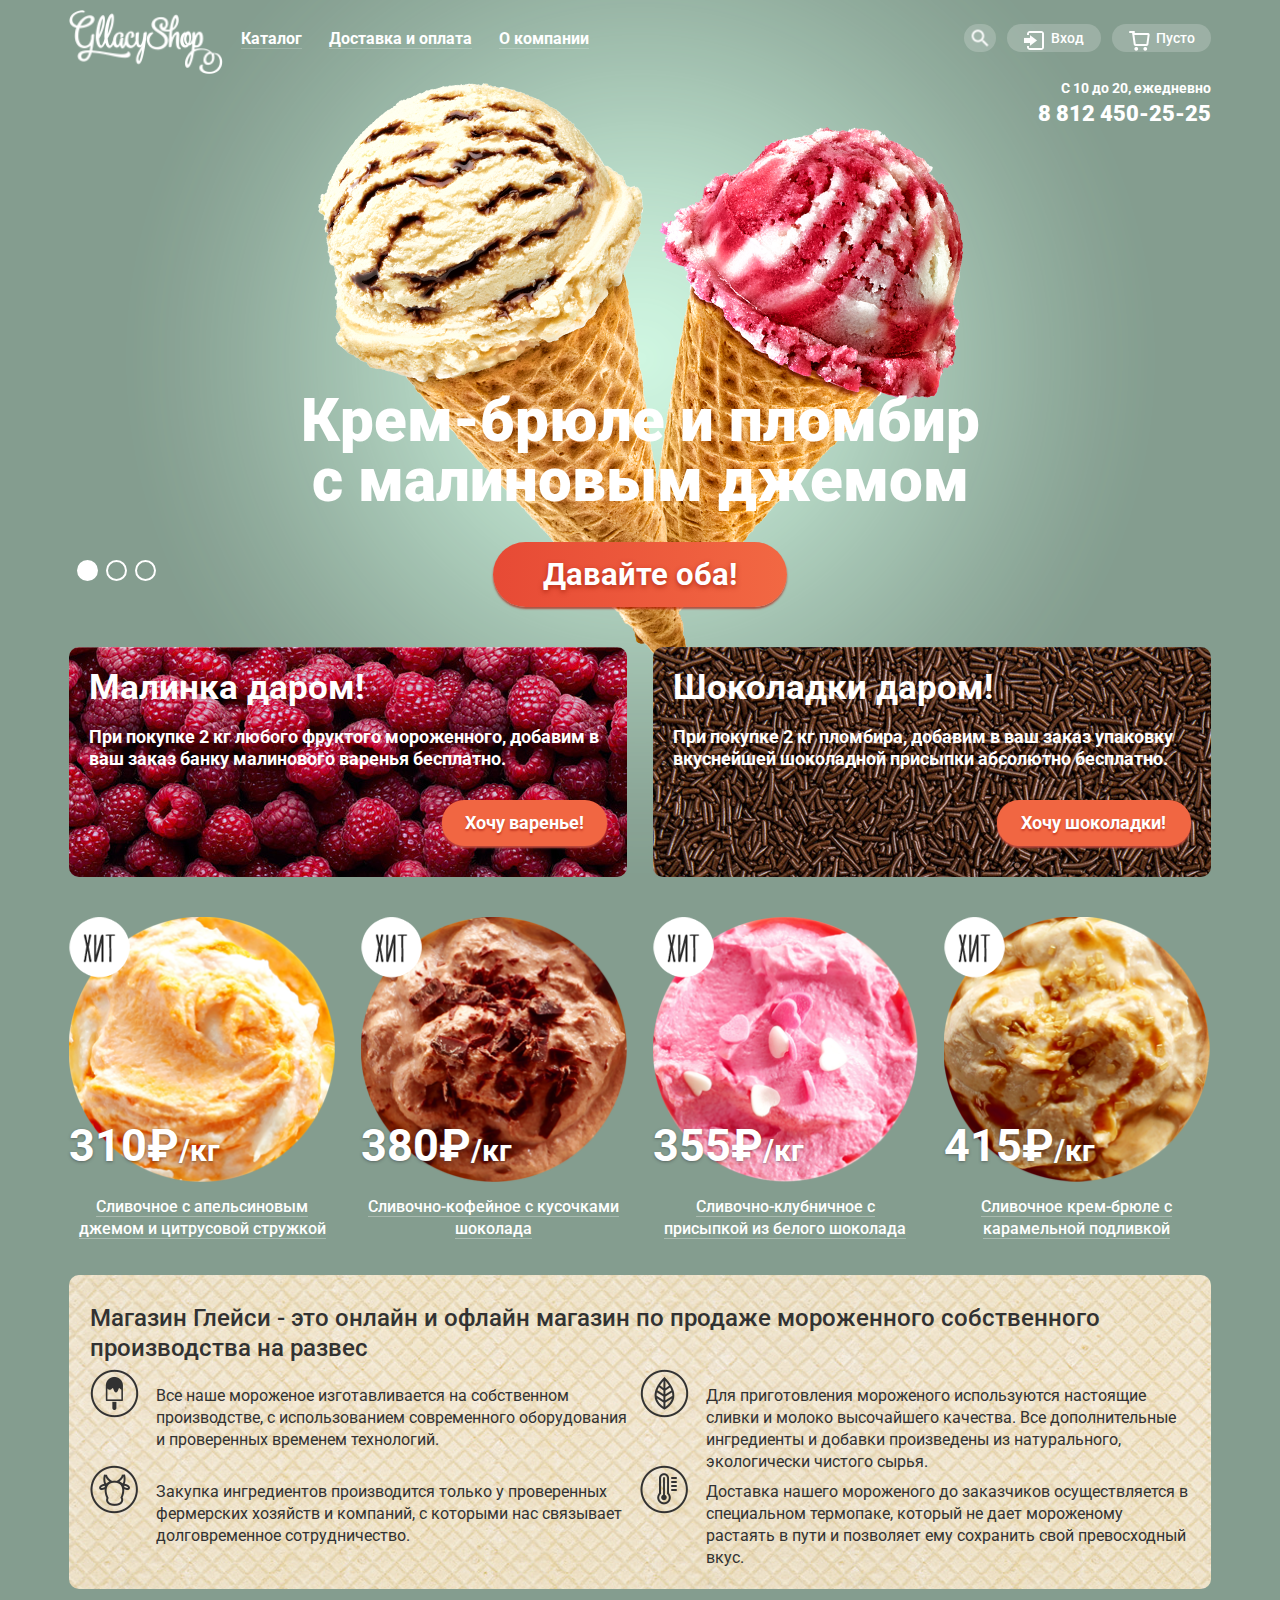
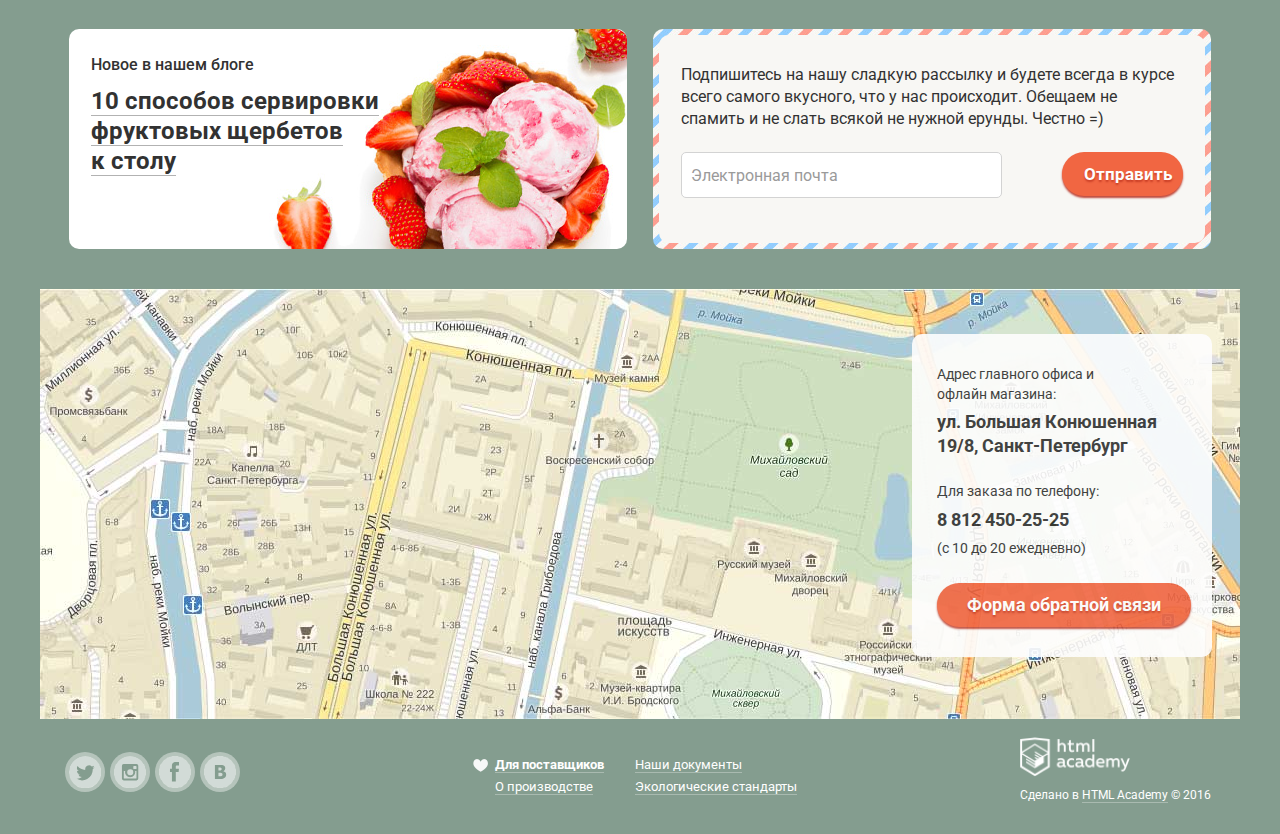
<file: index.html>
<!DOCTYPE html>
<html lang="ru">
  <head>
    <meta charset="utf-8">
    <title>Глейси - Магазин мороженого</title>
    <link href='https://fonts.googleapis.com/css?family=Roboto:400,500,700,900&subset=latin,cyrillic' rel='stylesheet' type='text/css'>
    <link href="css/normalize.css" rel="stylesheet">
    <link href="css/style.css" rel="stylesheet">
  </head>
  <body>
    <input type="radio" id="btn-1" name="toggle" checked>
    <input type="radio" id="btn-2" name="toggle">
    <input type="radio" id="btn-3" name="toggle">
    <div class="feedback-popup">
      <button class="feedback-close-btn"></button>
      <h2>Мы обязательно вам ответим!</h2>
      <form class="feedback-form" action="https://echo.htmlacademy.ru" method="post">
        <input id="fbk-name" type="text" name="user-name" required>
        <div class="wrapper-placeholder">
          <label class="placeholder-name" for="fbk-name">Как вас зовут?</label>
        </div>
          <input id="fbk-email" type="email" name="user-mail" required>
          <div class="wrapper-placeholder">
            <label class="placeholder-email" for="fbk-email">Ваша почта для ответа</label>
          </div>
          <textarea id="fbk-comment" name="user-spam" rows="8" cols="40" required></textarea>
          <div class="wrapper-placeholder">
            <label class="placeholder-spam" for="fbk-comment">Напишите что-нибудь...</label>
          </div>
          <button class="btn" type="submit">Отправить</button>
      </form>
    </div>
    <div class="site-shadow"></div>
    <div class="site-wrapper">
      <div class="content-wrapper">
        <header class="main-header clearfix">
            <div class="header-top-row clearfix">
              <nav class="main-navigation">
                <div class="main-header-logo">
                  <img src="img/logo.png" width="154" height="64" alt="Глейси">
                </div>
                <ul class="main-menu">
                  <li class="menu-item">
                    <a href="#">Каталог</a>
                    <ul class="catalog-submenu">
                      <li class="submenu-item"><a href="#">Новинки</a></li>
                      <li class="splitter"></li>
                      <li class="submenu-item"><a href="catalog.html">Сливочное</a></li>
                      <li class="submenu-item"><a href="#">Щербеты</a></li>
                      <li class="submenu-item"><a href="#">Фруктовый лед</a></li>
                      <li class="submenu-item"><a href="#">Мелорин</a></li>
                    </ul>
                  </li>
                  <li class="menu-item"><a href="#">Доставка и оплата</a></li>
                  <li class="menu-item"><a href="#">О компании</a></li>
                </ul>
              </nav>
              <div class="user-block">
                <div class="search-block">
                  <a class="user-block-item" href="#"></a>
                  <div class="search-popup">
                    <form class="search-form" action="https://echo.htmlacademy.ru" method="post">
                      <input id="search-text" type="text" name="search-text" required>
                      <div class="wrapper-placeholder">
                        <label class="placeholder-search-text" for="search-text">Что ищем?</label>
                      </div>
                    </form>
                  </div>
                </div>
                <div class="login-block">
                  <a class="user-block-item" href="#">Вход</a>
                  <div class="login-popup">
                    <form class="login-form" action="https://echo.htmlacademy.ru" method="post">
                      <input id="login-email" type="email" name="email" required>
                      <div class="wrapper-placeholder">
                        <label class="placeholder-email" for="login-email">Электронная почта</label>
                      </div>
                      <input id="password" type="password" name="password" required>
                      <div class="wrapper-placeholder">
                        <label class="placeholder-password" for="password">Пароль</label>
                      </div>
                      <button class="btn" type="submit">Войти</button>
                    </form>
                    <div class="login-options">
                      <a class="link-dark" href="#">Забыли пароль?</a>
                      <a class="link-dark" href="#">Новая регистрация</a>
                    </div>
                  </div>
                </div>
                <div class="basket-block">
                  <a class="user-block-item basket-empty" href="#">Пусто</a>
                  <!-- <div class="basket-popup">
                    <table>
                      <tbody>
                        <tr>
                          <td><a href="#"></a></td>
                          <td><img src="img/item-1.png" alt="" width="33" height="33"></td>
                          <td>Пломбир с апельсиновым джемом</td>
                          <td>1,5кг х <span>200р</span></td>
                          <td>300 руб.</td>
                        </tr>
                        <tr>
                          <td><a href="#"></a></td>
                          <td><img src="img/item-3.png" alt="" width="33" height="33"></td>
                          <td>Клубничный пломбир с присыпкой из белого шоколада</td>
                          <td>1,5кг х <span>300р</span></td>
                          <td>450 руб.</td>
                        </tr>
                        <tr>
                          <td colspan="5">Итого: 750 руб.</td>
                        </tr>
                      </tbody>
                    </table>
                    <a href="#" class="btn">Оформить заказ</a>
                  </div> -->
                </div>
              </div>
            </div>
            <div class="header-bottom-row clearfix">
              <div class="header-contacts">
                С 10 до 20, ежедневно<br>
                <b>8 812 450-25-25</b>
              </div>
            </div>
        </header>
        <main class="clearfix">
              <div class="slider">
                <div class="slide" id="slide1">
                  <div class="slider-title">Крем-брюле и пломбир с малиновым джемом</div>
                  <a class="slider-btn" href="#">Давайте оба!</a>
                </div>
                <div class="slide" id="slide2">
                  <div class="slider-title">Шоколадный пломбир и лимонный сорбет</div>
                  <a class="slider-btn" href="#">Давайте оба!</a>
                </div>
                <div class="slide" id="slide3">
                  <div class="slider-title">Пломбир с помадкой и клубничный щербет</div>
                  <a class="slider-btn" href="#">Давайте оба!</a>
                </div>
                <div class="slider-controls">
                  <label for="btn-1"></label>
                  <label for="btn-2"></label>
                  <label for="btn-3"></label>
                </div>
              </div>
              <div class="row promo clearfix">
                <div class="card promo-strawberry">
                  <b>Малинка даром!</b>
                  <p>При покупке 2 кг любого фруктого мороженного, добавим в ваш заказ банку малинового варенья бесплатно.</p>
                  <a class="btn" href="#">Хочу варенье!</a>
                </div>
                <div class="card promo-chocolate">
                  <b>Шоколадки даром!</b>
                  <p>При покупке 2 кг пломбира, добавим в ваш заказ упаковку вкуснейшей шоколадной присыпки абсолютно бесплатно.</p>
                  <a class="btn" href="#">Хочу шоколадки!</a>
                </div>
              </div>
              <div class="row popular-items">
                <article class="catalog-item popular-item">
                  <div class="item-image">
                    <img src="img/item-1.png" width="268" height="268" alt="">
                    <div class="item-price"><span class="price">310₽</span><span class="unit">/кг</span></div>
                  </div>
                  <h1><a class="link-light" href="#">Сливочное с апельсиновым джемом и цитрусовой стружкой</a></h1>
                </article>
                <article class="catalog-item popular-item">
                  <div class="item-image">
                    <img src="img/item-2.png" width="268" height="268" alt="">
                    <div class="item-price"><span class="price">380₽</span><span class="unit">/кг</span></div>
                  </div>
                  <h1><a class="link-light" href="#">Сливочно-кофейное с кусочками шоколада</a></h1>
                </article>
                <article class="catalog-item popular-item">
                  <div class="item-image">
                    <img src="img/item-3.png" width="268" height="268" alt="">
                    <div class="item-price"><span class="price">355₽</span><span class="unit">/кг</span></div>
                  </div>
                  <h1><a class="link-light" href="#">Сливочно-клубничное с присыпкой из белого шоколада</a></h1>
                </article>
                <article class="catalog-item popular-item">
                  <div class="item-image">
                    <img src="img/item-4.png" width="268" height="268" alt="">
                    <div class="item-price"><span class="price">415₽</span><span class="unit">/кг</span></div>
                  </div>
                  <h1><a class="link-light" href="#">Сливочное крем-брюле с карамельной подливкой</a></h1>
                </article>
              </div>
              <div class="row about-shop">
                <h1>
                  Магазин Глейси - это онлайн и офлайн магазин по продаже
                  мороженного собственного производства на развес
                </h1>
                <ul>
                  <li class="feature feature-production">
                    Все наше мороженое изготавливается на собственном производстве, с использованием современного оборудования и проверенных временем технологий.
                  </li>
                  <li class="feature feature-components">
                    Для приготовления мороженого используются настоящие сливки и молоко высочайшего качества. Все дополнительные ингредиенты и добавки произведены из натурального, экологически чистого сырья.
                  </li>
                  <li class="feature feature-suppliers">
                    Закупка ингредиентов  производится только у проверенных фермерских хозяйств и компаний, с которыми нас связывает долговременное сотрудничество.
                  </li>
                  <li class="feature feature-delivery">
                    Доставка нашего мороженого до заказчиков осуществляется в специальном термопаке, который не дает мороженому растаять в пути и позволяет ему сохранить свой превосходный вкус.
                  </li>
                </ul>
              </div>
              <div class="row news clearfix">
                <div class="card news-item">
                  <h2>Новое в нашем блоге</h2>
                  <a class="link-dark" href="#">10 способов сервировки<br> фруктовых щербетов<br> к столу</a>
                </div>
                  <div class="card news-item">
                    <div class="inner-wrapper">
                      <p>
                        Подпишитесь на нашу сладкую рассылку и будете всегда в курсе всего самого вкусного, что у нас происходит. Обещаем не спамить и не слать всякой не нужной ерунды. Честно =)
                      </p>
                      <form class="mailing-form" action="https://echo.htmlacademy.ru" method="post">
                        <div class="input-wrapper">
                          <input id="subscribe-email" type="email" name="email-newsletter" required>
                          <div class="wrapper-placeholder">
                            <label for="subscribe-email" class="placeholder-email">Электронная почта</label>
                          </div>
                        </div>
                        <button class="btn" type="submit">Отправить</button>
                      </form>
                    </div>
                  </div>
              </div>
        </main>
      </div>
        <div class="row map">
          <figure class="map-image">
            <!-- <img src="img/map.jpg" alt="map-adress"> -->
            <!-- <iframe src="https://www.google.com/maps/embed?pb=!1m18!1m12!1m3!1d1998.5989424123793!2d30.320894615796373!3d59.93879686904823!2m3!1f0!2f0!3f0!3m2!1i1024!2i768!4f13.1!3m3!1m2!1s0x4696310fca5ba729%3A0xea9c53d4493c879f!2z0JHQvtC70YzRiNCw0Y8g0JrQvtC90Y7RiNC10L3QvdCw0Y8g0YPQuy4sIDE5LCDQodCw0L3QutGCLdCf0LXRgtC10YDQsdGD0YDQsywgMTkxMTg2!5e0!3m2!1sru!2sru!4v1462885195786" width="600" height="450" frameborder="0" style="border:0" allowfullscreen></iframe> -->
            <div class="yandex-map" id="yandex-map"></div>
          </figure>
          <div class="content-wrapper">
            <section class="map-contacts">
              <p>
                Адрес главного офиса и<br>
                офлайн магазина:<br>
                <b class="contact-address">ул. Большая Конюшенная<br>
                  19/8, Санкт-Петербург</b>
              </p>
              <p>
                Для заказа по телефону:<br>
                <b class="contact-phone">8 812 450-25-25</b><br>
                (с 10 до 20 ежедневно)
              </p>
              <div class="feedback-block">
                <a href="form.html" class="btn feedback">Форма обратной связи</a>
              </div>
            </section>
          </div>
        </div>
      <footer class="main-footer content-wrapper clearfix">
        <section class="footer-social">
          <a class="social-btn social-btn-tw" href="#">Твитер</a>
          <a class="social-btn social-btn-inst" href="#">Инстаграм</a>
          <a class="social-btn social-btn-fb" href="#">Фейсбук</a>
          <a class="social-btn social-btn-vk" href="#">Вконтакте</a>
        </section>
        <section class="footer-about">
          <div class="left-col">
            <a class="link-light link-favorite" href="#">Для поставщиков</a><br>
            <a class="link-light" href="#">О производстве</a>
          </div>
          <div class="right-col">
            <a class="link-light" href="#">Наши документы</a><br>
            <a class="link-light" href="#">Экологические стандарты</a>
          </div>
        </section>
        <section class="footer-copyright">
          <a class="copyright-logo" href="https://htmlacademy.ru">
            <img src="img/logo-ha.png" alt="HTML Academy" width="110" height="40">
          </a>
          Сделано в <a class="link-light" href="#">HTML Academy</a> © 2016
        </section>
      </footer>
    </div>
    <script src="js/index.js"></script>
    <script type="text/javascript" charset="utf-8" async src="https://api-maps.yandex.ru/services/constructor/1.0/js/?sid=PunZeTJI-Szh1GARWJJyrVcQ0rGdBWx5&width=100%&height=430&lang=ru_RU&sourceType=constructor&scroll=true&id=yandex-map"></script>
  </body>
</html>
</file>
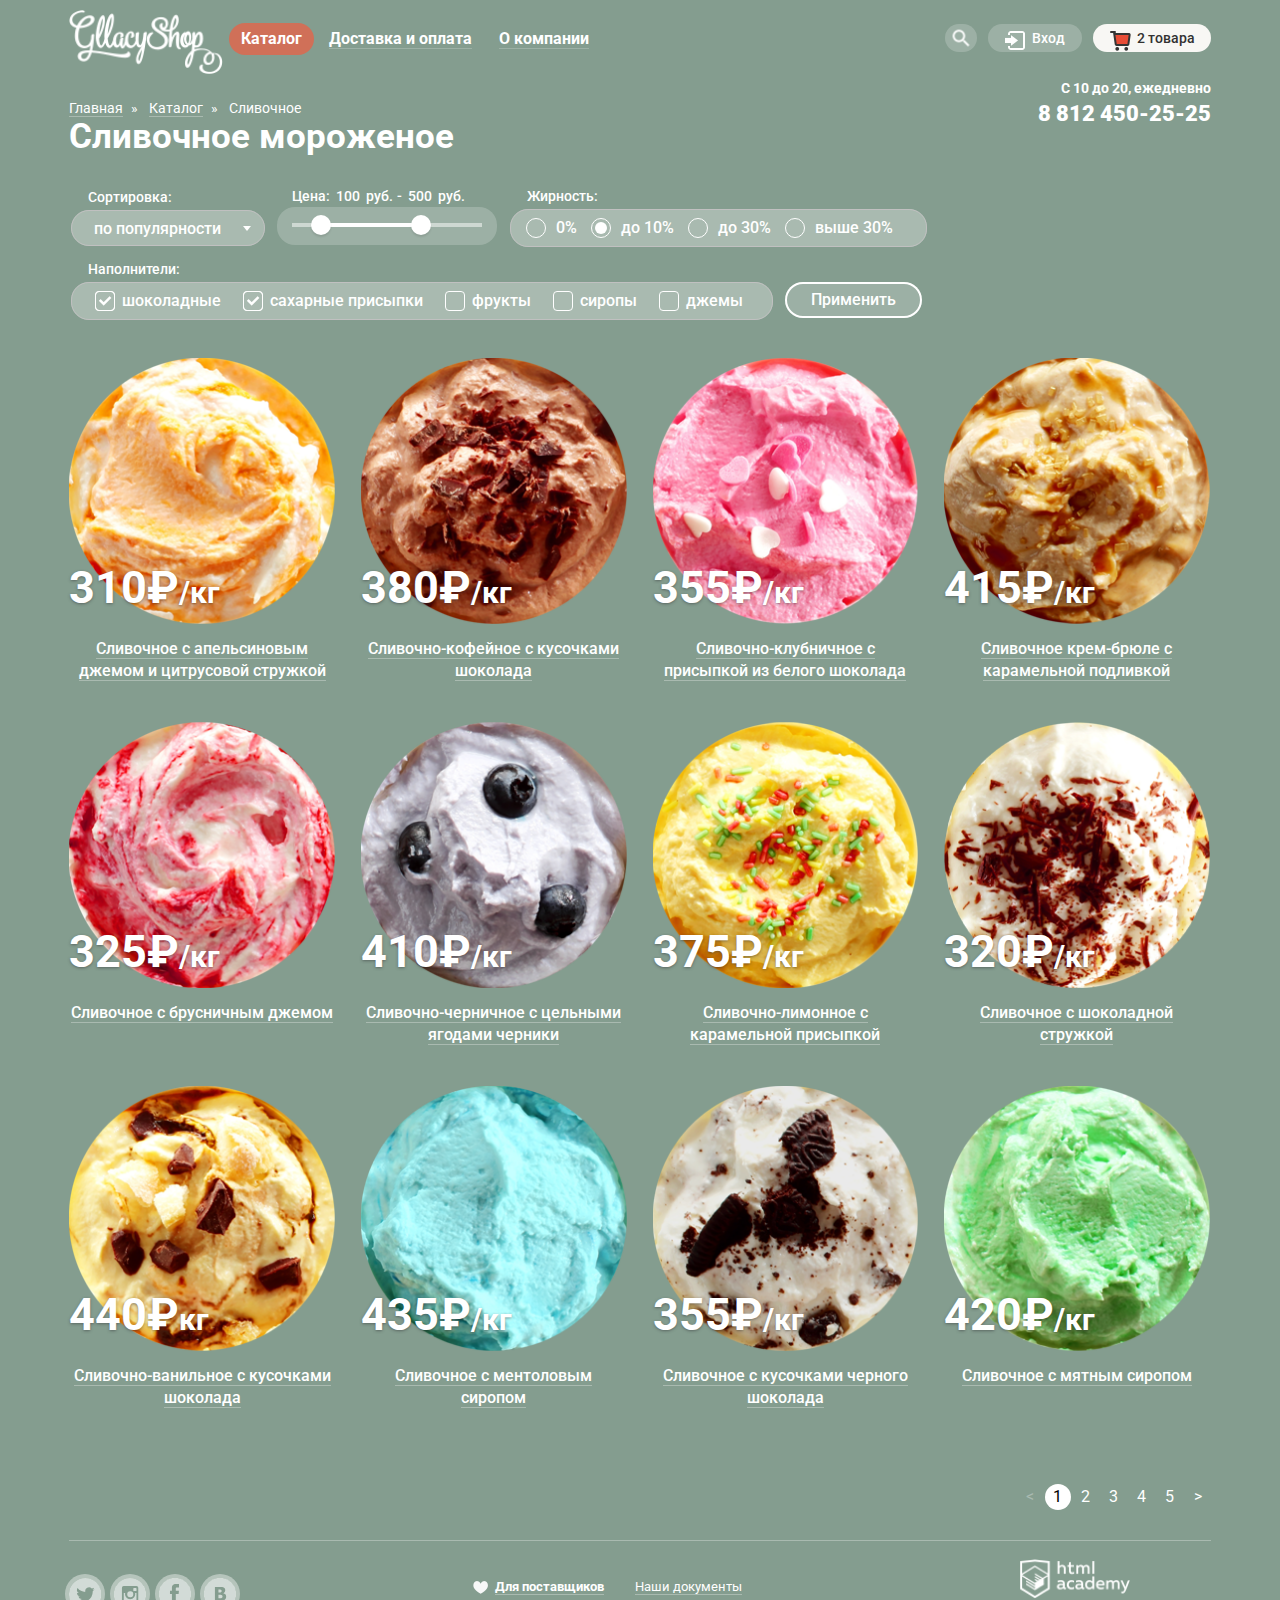
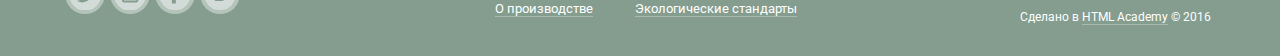
<file: catalog.html>
<!DOCTYPE html>
<html lang="ru">
  <head>
    <meta charset="utf-8">
    <title>Глейси - Магазин мороженого</title>
    <link href='https://fonts.googleapis.com/css?family=Roboto:400,500,700,900&subset=latin,cyrillic' rel='stylesheet' type='text/css'>
    <link href="css/normalize.css" rel="stylesheet">
    <link href="css/style.css" rel="stylesheet">
  </head>
  <body class="catalog-body">
    <div class="site-wrapper">
      <div class="content-wrapper clearfix">
        <header class="main-header clearfix">
            <div class="header-top-row clearfix">
              <nav class="main-navigation">
                <div class="main-header-logo">
                  <a href="index.html">
                    <img src="img/logo.png" width="154" height="64" alt="Глейси">
                  </a>
                </div>
                <ul class="main-menu">
                  <li class="menu-item menu-item-active">
                    <a href="#">Каталог</a>
                    <ul class="catalog-submenu">
                      <li class="submenu-item"><a href="#">Новинки</a></li>
                      <li class="splitter"></li>
                      <li class="submenu-item submenu-item-active"><a href="catalog.html">Сливочное</a></li>
                      <li class="submenu-item"><a href="#">Щербеты</a></li>
                      <li class="submenu-item"><a href="#">Фруктовый лед</a></li>
                      <li class="submenu-item"><a href="#">Мелорин</a></li>
                    </ul>
                  </li>
                  <li class="menu-item"><a href="#">Доставка и оплата</a></li>
                  <li class="menu-item"><a href="#">О компании</a></li>
                </ul>
              </nav>
              <div class="user-block">
                <div class="search-block">
                  <a class="user-block-item" href="#"></a>
                  <div class="search-popup">
                    <form class="search-form" action="https://echo.htmlacademy.ru" method="post">
                      <input id="search-text" type="text" name="search-text" required>
                      <div class="wrapper-placeholder">
                        <label class="placeholder-search-text" for="search-text">Что ищем?</label>
                      </div>
                    </form>
                  </div>
                </div>
                <div class="login-block">
                  <a class="user-block-item" href="#">Вход</a>
                  <div class="login-popup">
                    <form class="login-form" action="https://echo.htmlacademy.ru" method="post">
                      <input id="login-email" type="email" name="email" required>
                      <div class="wrapper-placeholder">
                        <label class="placeholder-email" for="login-email">Электронная почта</label>
                      </div>
                      <input id="password" type="password" name="password" required>
                      <div class="wrapper-placeholder">
                        <label class="placeholder-password" for="password">Пароль</label>
                      </div>
                      <button class="btn" type="submit">Войти</button>
                    </form>
                    <div class="login-options">
                      <a class="link-dark" href="#">Забыли пароль?</a>
                      <a class="link-dark" href="#">Новая регистрация</a>
                    </div>
                  </div>
                </div>
                <div class="basket-block">
                  <a class="user-block-item basket-full" href="#">2 товара</a>
                  <div class="basket-popup">
                    <table>
                      <tbody>
                        <tr>
                          <td><a href="#"></a></td>
                          <td><img src="img/item-1.png" alt="" width="33" height="33"></td>
                          <td>Пломбир с апельсиновым джемом</td>
                          <td>1,5кг х <span>200р</span></td>
                          <td>300 руб.</td>
                        </tr>
                        <tr>
                          <td><a href="#"></a></td>
                          <td><img src="img/item-3.png" alt="" width="33" height="33"></td>
                          <td>Клубничный пломбир с присыпкой из белого шоколада</td>
                          <td>1,5кг х <span>300р</span></td>
                          <td>450 руб.</td>
                        </tr>
                        <tr>
                          <td colspan="5">Итого: 750 руб.</td>
                        </tr>
                      </tbody>
                    </table>
                    <a href="#" class="btn">Оформить заказ</a>
                  </div>
                </div>
              </div>
            </div>
            <div class="header-bottom-row clearfix">
              <ul class="breadcrumbs">
                <li><a class="link-light" href="index.html">Главная</a></li>
                <li><a class="link-light" href="#">Каталог</a></li>
                <li class="active">Сливочное</li>
              </ul>
              <div class="header-contacts">
                С 10 до 20, ежедневно<br>
                <b>8 812 450-25-25</b>
              </div>
            </div>
        </header>
        <main class="clearfix">
            <h1 class="catalog-title">Сливочное мороженое</h1>
            <div class="catalog-search-block">
              <form class="catalog-search-form" action="https://echo.htmlacademy.ru" method="post">
                <fieldset class="search-sorting">
                  <legend>Сортировка:</legend>
                  <select name="sorting" id="sorting">
                    <option value="popular">по популярности</option>
                    <option value="chip">сначала недорогие</option>
                    <option value="expensive">сначала дорогие</option>
                    <option value="fatness">по жирности</option>
                  </select>
                </fieldset>
                <div class="range-filter">
                  <div class="price-controls">
                    <label class="min-price">
                      Цена:
                      <input name="min-price" type="text" value="100">
                      руб.
                    </label>
                    <label class="max-price">
                      -
                      <input name="max-price" type="text" value="500">
                      руб.
                    </label>
                  </div>
                  <div class="range-controls">
                      <div class="scale">
                        <div class="bar" style="margin-left: 20%; width: 50%"></div>
                      </div>
                      <div class="toggle min-toggle"></div>
                      <div class="toggle max-toggle"></div>
                  </div>
                </div>
                <fieldset class="search-fatness">
                  <legend>Жирность:</legend>
                  <div class="search-fatness-options">
                    <label class="fatness-radio" for="fatness-0">
                      <input id="fatness-0" type="radio" name="fatness" value="0%">
                      <span class="radio-indicator"></span>
                      0%
                    </label>
                    <label class="fatness-radio" for="fatness-10">
                      <input id="fatness-10" type="radio" name="fatness" value="до 10%" checked>
                      <span class="radio-indicator"></span>
                      до 10%
                    </label>
                    <label class="fatness-radio" for="fatness-30">
                      <input id="fatness-30" type="radio" name="fatness" value="до 30%">
                      <span class="radio-indicator"></span>
                      до 30%
                    </label>
                    <label class="fatness-radio" for="fatness--30">
                      <input id="fatness--30" type="radio" name="fatness" value="выше 30%">
                      <span class="radio-indicator"></span>
                      выше 30%
                    </label>
                  </div>
                </fieldset>
                <fieldset class="search-addition">
                  <legend>Наполнители:</legend>
                  <div class="search-addition-options">
                    <label class="addition-checkbox" for="addition-chocolate">
                      <input type="checkbox" name="addition-chocolate" id="addition-chocolate" checked>
                      <span class="checkbox-indicator"></span>
                      шоколадные
                    </label>
                    <label class="addition-checkbox" for="addition-sugar">
                      <input type="checkbox" name="addition-sugar" id="addition-sugar" checked>
                      <span class="checkbox-indicator"></span>
                      сахарные присыпки
                    </label>
                    <label class="addition-checkbox" for="addition-fruit">
                      <input type="checkbox" name="addition-fruit" id="addition-fruit">
                      <span class="checkbox-indicator"></span>
                      фрукты
                    </label>
                    <label class="addition-checkbox" for="addition-syrup">
                      <input type="checkbox" name="addition-syrup" id="addition-syrup">
                      <span class="checkbox-indicator"></span>
                      сиропы
                    </label>
                    <label class="addition-checkbox" for="addition-jam">
                      <input type="checkbox" name="addition-jam" id="addition-jam">
                      <span class="checkbox-indicator"></span>
                      джемы
                    </label>
                  </div>
                </fieldset>
                <button class="catalog-filter-btn" type="submit">Применить</button>
              </form>
            </div>
            <div class="catalog-items">
              <article class="catalog-item">
                <div class="item-image">
                  <img src="img/item-1.png" width="268" height="268" alt="">
                  <div class="item-price"><span class="price">310₽</span><span class="unit">/кг</span></div>
                </div>
                <h1><a class="link-light" href="#">Сливочное с апельсиновым джемом и цитрусовой стружкой</a></h1>
                <div class="item-express-view">
                  <a href="#" class="btn">Быстрый просмотр</a>
                </div>
              </article>
              <article class="catalog-item">
                <div class="item-image">
                  <img src="img/item-2.png" width="268" height="268" alt="">
                  <div class="item-price"><span class="price">380₽</span><span class="unit">/кг</span></div>
                </div>
                <h1><a class="link-light" href="#">Сливочно-кофейное с кусочками шоколада</a></h1>
                <div class="item-express-view">
                  <a href="#" class="btn">Быстрый просмотр</a>
                </div>
              </article>
              <article class="catalog-item">
                <div class="item-image">
                  <img src="img/item-3.png" width="268" height="268" alt="">
                  <div class="item-price"><span class="price">355₽</span><span class="unit">/кг</span></div>
                </div>
                <h1><a class="link-light" href="#">Сливочно-клубничное с присыпкой из белого шоколада</a></h1>
                <div class="item-express-view">
                  <a href="#" class="btn">Быстрый просмотр</a>
                </div>
              </article>
              <article class="catalog-item">
                <div class="item-image">
                  <img src="img/item-4.png" width="268" height="268" alt="">
                  <div class="item-price"><span class="price">415₽</span><span class="unit">/кг</span></div>
                </div>
                <h1><a class="link-light" href="#">Сливочное крем-брюле с карамельной подливкой</a></h1>
                <div class="item-express-view">
                  <a href="#" class="btn">Быстрый просмотр</a>
                </div>
              </article>
              <article class="catalog-item">
                <div class="item-image">
                  <img src="img/item-5.png" width="268" height="268" alt="">
                  <div class="item-price"><span class="price">325₽</span><span class="unit">/кг</span></div>
                </div>
                <h1><a class="link-light" href="#">Сливочное с брусничным джемом</a></h1>
                <div class="item-express-view">
                  <a href="#" class="btn">Быстрый просмотр</a>
                </div>
              </article>
              <article class="catalog-item">
                <div class="item-image">
                  <img src="img/item-6.png" width="268" height="268" alt="">
                  <div class="item-price"><span class="price">410₽</span><span class="unit">/кг</span></div>
                </div>
                <h1><a class="link-light" href="#">Сливочно-черничное с цельными ягодами черники</a></h1>
                <div class="item-express-view">
                  <a href="#" class="btn">Быстрый просмотр</a>
                </div>
              </article>
              <article class="catalog-item">
                <div class="item-image">
                  <img src="img/item-7.png" width="268" height="268" alt="">
                  <div class="item-price"><span class="price">375₽</span><span class="unit">/кг</span></div>
                </div>
                <h1><a class="link-light" href="#">Сливочно-лимонное с карамельной присыпкой</a></h1>
                <div class="item-express-view">
                  <a href="#" class="btn">Быстрый просмотр</a>
                </div>
              </article>
              <article class="catalog-item">
                <div class="item-image">
                  <img src="img/item-8.png" width="268" height="268" alt="">
                  <div class="item-price"><span class="price">320₽</span><span class="unit">/кг</span></div>
                </div>
                <h1><a class="link-light" href="#">Сливочное с шоколадной стружкой</a></h1>
                <div class="item-express-view">
                  <a href="#" class="btn">Быстрый просмотр</a>
                </div>
              </article>
              <article class="catalog-item">
                <div class="item-image">
                  <img src="img/item-9.png" width="268" height="268" alt="">
                  <div class="item-price"><span class="price">440₽</span><span class="unit">кг</span></div>
                </div>
                <h1><a class="link-light" href="#">Сливочно-ванильное с кусочками шоколада</a></h1>
                <div class="item-express-view">
                  <a href="#" class="btn">Быстрый просмотр</a>
                </div>
              </article>
              <article class="catalog-item">
                <div class="item-image">
                  <img src="img/item-10.png" width="268" height="268" alt="">
                  <div class="item-price"><span class="price">435₽</span><span class="unit">/кг</span></div>
                </div>
                <h1><a class="link-light" href="#">Сливочноe с ментоловым сиропом</a></h1>
                <div class="item-express-view">
                  <a href="#" class="btn">Быстрый просмотр</a>
                </div>
              </article>
              <article class="catalog-item">
                <div class="item-image">
                  <img src="img/item-11.png" width="268" height="268" alt="">
                  <div class="item-price"><span class="price">355₽</span><span class="unit">/кг</span></div>
                </div>
                <h1><a class="link-light" href="#">Сливочное с кусочками черного шоколада</a></h1>
                <div class="item-express-view">
                  <a href="#" class="btn">Быстрый просмотр</a>
                </div>
              </article>
              <article class="catalog-item">
                <div class="item-image">
                  <img src="img/item-12.png" width="268" height="268" alt="">
                  <div class="item-price"><span class="price">420₽</span><span class="unit">/кг</span></div>
                </div>
                <h1><a class="link-light" href="#">Сливочное с мятным сиропом</a></h1>
                <div class="item-express-view">
                  <a href="#" class="btn">Быстрый просмотр</a>
                </div>
              </article>
            </div>
            <ul class="pagination">
              <li><a class="pagination-link prev disabled" href="#">&lt;</a></li>
              <li><a class="pagination-link current" href="#">1</a></li>
              <li><a class="pagination-link" href="#">2</a></li>
              <li><a class="pagination-link" href="#">3</a></li>
              <li><a class="pagination-link" href="#">4</a></li>
              <li><a class="pagination-link" href="#">5</a></li>
              <li><a class="pagination-link next" href="#">&gt;</a></li>
            </ul>
            <div class="horizontal-line"></div>
        </main>
        <footer class="main-footer clearfix">
          <section class="footer-social">
            <a class="social-btn social-btn-tw" href="#">Твитер</a>
            <a class="social-btn social-btn-inst" href="#">Инстаграм</a>
            <a class="social-btn social-btn-fb" href="#">Фейсбук</a>
            <a class="social-btn social-btn-vk" href="#">Вконтакте</a>
          </section>
          <section class="footer-about">
            <div class="left-col">
              <a class="link-light link-favorite" href="#">Для поставщиков</a><br>
              <a class="link-light" href="#">О производстве</a>
            </div>
            <div class="right-col">
              <a class="link-light" href="#">Наши документы</a><br>
              <a class="link-light" href="#">Экологические стандарты</a>
            </div>
          </section>
          <section class="footer-copyright">
            <a class="copyright-logo" href="https://htmlacademy.ru">
              <img src="img/logo-ha.png" alt="HTML Academy" width="110" height="40">
            </a>
            Сделано в <a class="link-light" href="#">HTML Academy</a> © 2016
          </section>
        </footer>
      </div>
    </div>
  </body>
</html>
</file>
<file: css/style.css>
h1{font-size:35px;line-height:41px}h2{font-size:24px;line-height:30px}html,body{margin:0;padding:0}body{position:relative;color:#323232;font-size:14px;font-weight:700;line-height:22px;font-family:'Roboto',"Arial",sans-serif;background-color:#849d8f}body > input[type="radio"]{display:none}.clearfix::after{content:"";display:table;clear:both}.site-wrapper{width:100%;min-width:900px;background-repeat:no-repeat;background-position:top center;transition:background-image .5s ease,background-color .5s ease}.site-wrapper::before,.site-wrapper::after{content:"";visibility:hidden}.site-shadow{position:absolute;top:0;bottom:0;left:0;right:0;z-index:100;display:none;background:rgba(0,0,0,0.3)}.site-shadow-show{display:block}.site-wrapper::before{background-image:url(../img/slide-2.png)}.site-wrapper::after{background-image:url(../img/slide-3.png)}.content-wrapper{position:relative;min-width:900px;max-width:1200px;margin:0 auto;padding:0 2.3%;box-sizing:border-box}.btn{padding:10px 25px;background:#f16642;color:#fefefe;text-decoration:none;font-size:18px;line-height:24px;font-weight:700;text-align:center;text-shadow:0 2px 2px #c73c24;border-radius:22px;box-shadow:0 2px 2px 0 #bf4a3d}.btn:hover{background:linear-gradient(#f58669,#ec6f5e);box-shadow:0 2px 2px 0 #ac1000}.btn:active{background:linear-gradient(#d84732,#e1613e);box-shadow:inset 0 2px 2px 0 #ac1000}.link-dark,.link-light{display:inline;margin:0;padding:0;font-size:16px;line-height:18px;font-weight:400;text-decoration:none}.link-light{color:#fff;border-bottom:1px solid rgba(255,255,255,0.3)}.link-dark{color:#323232;border-bottom:1px solid rgba(0,0,0,0.3)}.link-dark:hover,.link-dark:active{color:#e84d37;border-color:rgba(232,77,55,0.3)}.link-light:hover,.link-light:active{color:#ffbc9e;border-color:rgba(255,188,158,0.3)}.wrapper-placeholder{position:relative}.input-wrapper label,.feedback-popup label,.search-popup label,.login-popup label{position:absolute;top:-34px;left:16px;color:#9a9a9a;font-size:16px;line-height:24.3px;font-weight:400;-webkit-transition:.5s ease all;transition:.5s ease all}.login-popup label{top:-54px}.input-wrapper label{top:-52px;left:10px}label.placeholder-spam{position:absolute;top:-165px}.feedback-popup input{width:267px;margin-top:20px;padding:9px 15px;color:#353535;font-size:16px;line-height:24.3px;font-weight:400;border:1px solid rgba(178,178,178,0.51);box-sizing:border-box;border-radius:5px;outline:none}.feedback-popup textarea{display:block;width:100%;height:155px;margin:20px 0;padding:11px 15px;color:#353535;font-size:16px;font-weight:400;border:1px solid rgba(178,178,178,0.51);border-radius:5px;outline:none;box-sizing:border-box}.input-wrapper input:hover,.feedback-popup input:hover,.feedback-popup textarea:hover,.search-popup input:hover,.login-popup input:hover{border-color:rgba(154,154,154,0.52);box-shadow:0 0 0 1px rgba(154,154,154,0.52)}.input-wrapper input:focus,.feedback-popup input:focus,.feedback-popup textarea:focus,.search-popup input:focus,.login-popup input:focus{border-color:rgba(46,136,228,0.52);box-shadow:0 0 0 1px rgba(46,136,228,0.52)}input[name="email-newsletter"]:focus ~ .wrapper-placeholder .placeholder-email,input[name="user-name"]:focus ~ .wrapper-placeholder .placeholder-name,input[name="user-mail"]:focus ~ .wrapper-placeholder .placeholder-email,textarea[name="user-spam"]:focus ~ .wrapper-placeholder .placeholder-spam,input[name="email"]:focus ~ .wrapper-placeholder .placeholder-email,input[name="password"]:focus ~ .wrapper-placeholder .placeholder-password,input[name="search-text"]:focus ~ .wrapper-placeholder .placeholder-search-text{color:rgba(46,136,228,0.52);font-size:11px;-webkit-transform:translateY(-32px);transform:translateY(-32px)}input[name="email-newsletter"]:valid ~ .wrapper-placeholder .placeholder-email,input[name="user-name"]:valid ~ .wrapper-placeholder .placeholder-name,input[name="user-mail"]:valid ~ .wrapper-placeholder .placeholder-email,textarea[name="user-spam"]:valid ~ .wrapper-placeholder .placeholder-spam,input[name="email"]:valid ~ .wrapper-placeholder .placeholder-email,input[name="password"]:valid ~ .wrapper-placeholder .placeholder-password,input[name="search-text"]:valid ~ .wrapper-placeholder .placeholder-search-text{color:#9a9a9a;font-size:11px;-webkit-transform:translateY(-32px);transform:translateY(-32px)}input[name="email-newsletter"]:valid,input[name="user-name"]:valid,input[name="user-mail"]:valid,textarea[name="user-spam"]:valid,input[name="email"]:valid,input[name="password"]:valid,input[name="search-text"]:valid{border:1px solid rgba(178,178,178,0.51);box-shadow:none}.main-navigation{float:left;min-width:540px;padding-top:10px}.main-header{margin:0;padding:0}.main-header-logo{width:160px;float:left}.main-menu{min-width:530px;margin:0;padding:0;padding-top:13px;list-style:none}.menu-item{position:relative;display:inline-block;padding:7px 12px;font-size:16px;line-height:18px;vertical-align:top}.menu-item a{display:block;color:#fff;font-weight:700;text-decoration:none;border-bottom:1px solid rgba(255,255,255,0.2)}.menu-item-active{background:#d07058;border-radius:16px;color:#fff}.menu-item-active a{border:none}.menu-item:hover{background:#f7f6f3;border-radius:16px}.menu-item:hover > a{color:#333;border:none}.main-menu > li:active{box-shadow:inset 0 2px 1px 0 #696969}.menu-item:hover .catalog-submenu{display:block}.catalog-submenu{z-index:20;position:absolute;left:-4px;top:37px;display:none;width:145px;margin:0;padding:0;list-style:none;border-radius:8px;background:#f7f6f3;box-shadow:0 20px 20px 0 rgba(0,0,0,0.4)}.catalog-submenu::before{position:absolute;top:-5px;left:0;right:0;content:"";height:5px;background-color:transparent}.catalog-submenu .splitter{content:"";height:1px;margin:5px 9px;font-size:0;background-color:#d1d0ce}.catalog-submenu a{display:block;padding:6px 20px;font-size:14px;line-height:16px;font-weight:400;color:#333;text-decoration:none}.submenu-item-active > a{color:#fff;background:#d07058}.submenu-item:first-child a{padding-top:12px}.submenu-item:last-child a{padding-bottom:17px}.catalog-submenu a:hover{color:#333;background:#fbded7;border-radius:0}.catalog-submenu a:active{background:#f6b5a5;border-radius:0;box-shadow:none}.submenu-item:first-child a:hover,.submenu-item:first-child a:active{border-radius:8px;border-bottom-left-radius:0;border-bottom-right-radius:0}.submenu-item:last-child a:hover,.submenu-item:last-child a:active{border-radius:8px;border-top-left-radius:0;border-top-right-radius:0}.submenu-item:first-child a{font-weight:700}.user-block{float:right;min-width:300px;margin-top:27px;text-align:right}.search-block,.login-block,.basket-block{position:relative;display:inline-block;vertical-align:top;margin-left:8px}.user-block-item{position:relative;padding:6px 8px;background-color:rgba(255,255,255,0.2);border-radius:16px;font:14px;line-height:16px;font-weight:500;color:#fff;text-decoration:none}.search-block .user-block-item{padding:6px 16px}.user-block-item::before{background:url(../img/sprite.png);background-repeat:no-repeat}.search-block:hover .user-block-item,.login-block:hover .user-block-item,.basket-block:hover .user-block-item{background:#f8f7f4}.search-block .user-block-item::before{position:absolute;content:"";top:50%;left:50%;transform:translate(-50%,-50%);width:17px;height:17px;background-position:-5px -489px}.search-block:hover .user-block-item::before{width:17px;height:17px;background-position:-5px -516px}.login-block .user-block-item{padding-left:44px;padding-right:17px}.login-block .user-block-item::before{position:absolute;content:"";top:7px;left:17px;width:20px;height:19px;background-position:-5px -431px}.login-block:hover .user-block-item::before{width:20px;height:19px;background-position:-5px -460px}.login-block:hover .user-block-item,.basket-block:hover .user-block-item{color:#323232}.basket-block .user-block-item{padding-left:44px;padding-right:16px}.basket-block .user-block-item::before{position:absolute;content:"";top:7px;left:17px;width:21px;height:20px;background-position:-5px -5px}.basket-block .basket-full::before{width:21px;height:20px;background-position:-5px -35px}.basket-block .basket-full{color:#323232;background:#f8f7f4}.basket-block:hover .user-block-item::before{width:21px;height:20px;background-position:-5px -35px}.search-popup,.login-popup,.basket-popup{z-index:20;display:none;position:absolute;top:31px;right:0;background:#f8f7f4;border-radius:5px;font-size:14px;line-height:24px;font-weight:500;box-shadow:0 20px 20px 0 rgba(0,0,0,0.4)}.search-popup::before,.login-popup::before,.basket-popup::before{content:"";position:absolute;top:-5px;left:0;right:0;height:5px;background:transparent}.search-popup{width:318px;padding:20px 17px}.search-popup input[type="text"]{width:100%;box-sizing:border-box;padding:10px 15px;color:#999;font-size:14px;font-weight:400;border:1px solid #d3d3d2;border-radius:5px;background:#fff}.search-block:hover .search-popup{display:block}.login-popup{width:277px;padding:20px;text-align:left}.login-popup input[type="email"],.login-popup input[type="password"],.login-popup .btn{display:inline-block;vertical-align:top;width:100%;box-sizing:border-box;margin-bottom:20px;padding:9px 7px;color:#999;font-size:14px;font-weight:400;border:1px solid #d3d3d2;border-radius:5px}.login-popup input[type="password"]{margin-bottom:20px}.login-popup .btn{width:102px;margin-bottom:0;padding:10px;color:#fff;font-size:18px;line-height:24px;border:none;border-radius:22px}.login-options{position:absolute;right:20px;bottom:20px;width:140px}.login-options a{font-size:13px;font-weight:400}.login-block:hover .login-popup{display:block}.basket-popup{width:540px;text-align:left;font-size:13px;line-height:16px;font-weight:400}.basket-popup span{color:#999}.basket-block:hover .basket-popup{display:block}.basket-popup table{width:100%;padding:0 15px}.basket-popup td{padding:10px 15px;padding-right:0}.basket-popup td:first-child{padding-left:0}.basket-popup td:first-child a{display:block;width:10px;height:10px;background:url(../img/sprite.png);background-repeat:no-repeat;background-position:-5px -152px}.basket-popup td:nth-child(3){width:225px}.basket-popup tr:last-child td{text-align:right;font-size:15px;line-height:18px;font-weight:700;border-top:2px solid #cacac7}.basket-popup .btn{float:right;width:173px;margin-right:15px;margin-bottom:20px}.basket-popup td:nth-child(4),.basket-popup td:nth-child(5){padding-left:30px}main{margin:0;padding:0}.breadcrumbs{float:left;margin:0;margin-top:20px;padding:0;list-style:none;font-size:14px;line-height:16px;font-weight:400;color:#fff}.breadcrumbs li{display:inline-block;padding-right:8px;vertical-align:top;font-weight:400}.breadcrumbs li::after{content:"»";display:inline-block;vertical-align:top;padding-left:8px}.breadcrumbs li:last-child::after{display:none}.breadcrumbs a{font-size:14px;line-height:16px;font-weight:400}.header-contacts{float:right;min-width:180px;text-align:right;font-size:14px;line-height:16px;font-weight:700;color:#fff}.header-contacts b{display:inline-block;vertical-align:top;padding-top:6px;font-size:22px;line-height:24px;font-weight:900}.main-footer{margin-top:37px;padding-bottom:30px}.footer-social{float:left;width:220px}.social-btn{position:relative;display:inline-block;vertical-align:top;width:31px;height:31px;margin-right:11px;font-size:0}.social-btn::before{content:"";position:absolute;top:50%;left:50%;transform:translate(-50%,-50%);width:32px;height:32px;border:4px solid rgba(255,255,255,0.5);border-radius:50%;opacity:.8}.social-btn:hover::before{border:5px solid rgba(255,255,255,0.7);opacity:1}.social-btn:active::before{border:5px solid rgba(255,255,255,0.7);opacity:.8;box-shadow:inset 0 2px 1px 0 #909090}.social-btn-tw::before{background:url(../img/icon-twit.svg) no-repeat}.social-btn-inst::before{background:url(../img/icon-inst.svg) no-repeat}.social-btn-fb::before{background:url(../img/icon-fb.svg) no-repeat}.social-btn-vk::before{background:url(../img/icon-vk.svg) no-repeat}.footer-about{position:absolute;left:50%;float:left;width:370px;margin:0;margin-left:-145px;font-size:0}.footer-about .left-col,.footer-about .right-col{display:inline-block;vertical-align:top;width:35%;min-width:170px;text-align:left}.footer-about .left-col{width:20%;min-width:140px}.footer-about a{vertical-align:top;font-size:13px;line-height:18px;font-weight:400}.footer-about .link-favorite{position:relative;font-weight:700}.footer-about .link-favorite::before{position:absolute;top:2px;left:-22px;content:"";width:15px;height:13px;background-position:-5px -408px;background-image:url(../img/sprite.png);background-repeat:no-repeat}.footer-copyright{float:right;margin-top:-25px;margin-right:0;color:#fff;font-size:12px;line-height:18px;font-weight:400}.footer-copyright .copyright-logo{display:block;margin:0;padding:0;padding-top:6px;font-size:0}.footer-copyright .link-light{font-size:12px;line-height:18px;font-weight:400}section{margin:0;padding:0}.slider{position:relative;z-index:10;margin-bottom:40px;padding-top:265px;text-align:center;color:#fff}.slide{display:none}.slider-title{width:700px;margin:0 auto;margin-bottom:30px;color:#fff;font-size:60px;line-height:60.35px;font-weight:900;text-align:center}.slider-btn{display:inline-block;padding:12px 50px;color:#fff;font-size:31px;line-height:41px;font-weight:700;vertical-align:top;text-decoration:none;text-shadow:0 2px 5px rgba(160,31,11,0.76);background-image:linear-gradient(90deg,#e74a35 0%,#f26843 100%);border-radius:100px;box-shadow:0 2px 2px 0 rgba(172,16,0,0.64)}.slider-btn:hover{box-shadow:0 2px 2px rgba(172,16,0,1)}.slider-btn:active{box-shadow:inset 0 2px 2px rgba(172,16,0,1)}.slider-controls label{display:inline-block;width:17px;height:17px;margin-left:8px;vertical-align:top;background-color:transparent;border:2px solid #fff;border-radius:50%;cursor:pointer}.slider-controls{position:absolute;bottom:25px;left:0;z-index:20;font-size:0}#btn-1:checked ~ .site-wrapper #slide1,#btn-2:checked ~ .site-wrapper #slide2,#btn-3:checked ~ .site-wrapper #slide3{display:block}#btn-1:checked ~ .site-wrapper{background-color:#849d8f;background-image:url(../img/slide-1.png)}#btn-2:checked ~ .site-wrapper{background-color:#8996a6;background-image:url(../img/slide-2.png)}#btn-3:checked ~ .site-wrapper{background-color:#968b84;background-image:url(../img/slide-3.png)}#btn-1:checked ~ .site-wrapper label[for="btn-1"],#btn-2:checked ~ .site-wrapper label[for="btn-2"],#btn-3:checked ~ .site-wrapper label[for="btn-3"]{background-color:#fff}.site-wrapper label:hover{background-color:rgba(255,255,255,0.4)}.row{margin-bottom:40px}.popular-items .catalog-item{margin-bottom:0}.card{width:48.9%;min-width:420px;min-height:230px;padding:20px;font-size:18px;line-height:22px;box-sizing:border-box;border-radius:10px}.card .btn{float:right;width:121px;padding:11px 22px;font-size:18px;line-height:24px;border-radius:22px}.promo-strawberry{float:left;color:#fff;background:#b4002d url(../img/bg-raspberry.jpg)}.promo-strawberry b,.promo-chocolate b{margin-bottom:23px;font-size:35px;line-height:41px;font-weight:700}.promo-strawberry p,.promo-chocolate p{margin-bottom:30px;font-weight:700}.promo-chocolate{float:right;color:#fff;background:#432111 url(../img/bg-chocolate.jpg)}.promo-chocolate .btn{width:150px}.popular-items,.catalog-items{margin-bottom:35px;font-size:0}article{margin:0;padding:0}.catalog-item{display:inline-block;vertical-align:top;width:23.29%;margin-right:2.26%;margin-bottom:40px;text-align:center;font-size:45px;color:#fff}.catalog-item:nth-child(4n){margin-right:0}.item-image img{width:100%;height:auto}.catalog-item .item-image{position:relative;margin-bottom:14px}.popular-item .item-image::before{position:absolute;content:"";top:0;left:0;width:61px;height:61px;background:url(../img/popular-item.png) no-repeat}.catalog-item .item-price{position:absolute;bottom:20px;left:0}.item-price .price,.item-price .unit{text-shadow:0 1px 3px rgba(49,50,53,0.5)}.item-price .unit{font-size:30px}.catalog-item h1{margin:0;padding:0;line-height:0}.catalog-item .link-light{display:inline;margin:0;padding:0;font-size:16px;line-height:22px;font-weight:500;text-align:center}.about-shop{padding:28px 21px;padding-bottom:20px;font-weight:400;background:#ede1c9 url(../img/bg-about-shop.jpg);border-radius:10px}.about-shop h1{margin:0;padding-bottom:22px;font-size:24px;line-height:30px;font-weight:500}.about-shop ul{list-style:none;margin:0;padding:0;font-size:0}.about-shop li{position:relative;display:inline-block;vertical-align:top;width:44%;min-width:320px;margin:0;padding:0;padding-left:6%;font-size:16px;line-height:22px;font-weight:400}.about-shop li:first-child{padding-bottom:30px}.feature::before{position:absolute;content:"";top:-16px;left:0;background-image:url(../img/sprite.png);background-repeat:no-repeat}.feature-production::before{width:49px;height:49px;background-position:-5px -290px}.feature-components::before{width:49px;height:49px;background-position:-5px -172px}.feature-suppliers::before{width:48px;height:49px;background-position:-5px -349px}.feature-delivery::before{width:50px;height:50px;background-position:-5px -231px}.news-item:nth-child(1){float:left;min-height:220px;padding:25px 22px;background:#fff url(../img/bg-strawberry.jpg)}.news-item:nth-child(1) h2{margin:0;padding-bottom:10px;font-size:16px;line-height:22px;font-weight:500}.news-item:nth-child(1) a{text-align:left;display:inline;padding-right:0;font-size:24px;line-height:30px;font-weight:700}.news-item:nth-child(2){float:right;min-height:220px;padding:6px;font-weight:400;background:url(../img/bg-post.jpg) repeat}.news-item:nth-child(2) .inner-wrapper{min-height:208px;padding:29px 22px;padding-bottom:20px;box-sizing:border-box;background:#f8f7f4;border-radius:10px}.news-item:nth-child(2) p{padding-bottom:5px;margin:0;margin-bottom:17px;font-size:16px;line-height:22px;font-weight:400}.mailing-form .input-wrapper{float:left;width:60%}.mailing-form input{width:100%;margin-bottom:18px;padding:11px 9px;font-size:16px;border:1px solid #d3d3d3;border-radius:5px;outline:none}.mailing-form .btn{float:right;padding:10px 22px;font-size:17px;font-weight:700;border:none}figure{margin:0;padding:0}.map{width:100%;min-width:900px;max-height:430px;margin:0 auto}.map-image img{width:100%}.map-image iframe{width:100%;margin:0 auto}.yandex-map{width:100%;min-width:900px;height:430px;margin:0 auto;background:url(../img/map.jpg) no-repeat;background-position:50% 0}.map-contacts{position:absolute;right:2.3%;bottom:62px;width:250px;padding:30px 25px;font-size:14px;line-height:20px;font-weight:400;background:#fefefe;opacity:.9;border-radius:10px}.map-contacts p{margin:0;padding:0}.map-contacts .contact-address{display:inline-block;vertical-align:top;font-size:18px;line-height:24px;font-weight:700;padding-top:6px;padding-bottom:23px}.map-contacts .contact-phone{display:inline-block;vertical-align:top;padding-top:8px;padding-bottom:7px;font-size:18px;line-height:22px;font-weight:700}.feedback-block{display:inline-block;vertical-align:top;padding-top:25px}.feedback-block > .btn{display:block;width:200px;padding-left:27px;padding-right:27px}.feedback-popup{display:none;position:fixed;z-index:200;top:22%;left:50%;width:427px;margin-left:-200px;padding:21px 25px;font-size:16px;line-height:24px;font-weight:400;background:#f8f7f4;border-radius:10px}.feedback-popup-show{display:block;animation:bounce .6s}@keyframes bounce{0%{transform:translateY(-2000px)}70%{transform:translateY(30px)}90%{transform:translateY(-10px)}100%{transform:translateY(0)}}.feedback-popup .feedback-close-btn{position:absolute;top:15px;right:15px;width:22px;height:22px;border:none;background-color:#f8f7f4;background-image:url(../img/sprite.png);background-repeat:no-repeat;background-position:-5px -125px;cursor:pointer}.feedback-popup h2{margin:0;padding-bottom:9px;font-size:24px;line-height:28px;font-weight:500}.feedback-form > .btn{float:right;width:140px;border:none}.catalog-body .main-header{margin-bottom:-10px}.catalog-title{display:inline-block;vertical-align:top;margin:0;margin-bottom:35px;padding:0;color:#fff;font-size:35px;line-height:41px;font-weight:700}.catalog-search-form{font-size:0}.search-sorting,.range-filter,.search-fatness,.search-addition,.catalog-filter-btn{display:inline-block;vertical-align:top;margin-top:17px;margin-right:1%;color:#fff;font-size:14px;font-weight:500;outline:none}.catalog-filter-btn{margin-right:0}.search-sorting,.search-fatness,.search-addition{position:relative;vertical-align:middle;height:36px;margin-bottom:18px;padding:0;font-size:16px;line-height:auto;font-weight:500;border-radius:18px;background:rgba(255,255,255,0.3)}.search-sorting legend,.search-fatness legend,.search-addition legend{position:absolute;top:-25px;left:16px;font-size:14px;font-weight:500}.search-sorting{width:194px;padding-left:15px;box-sizing:border-box}.search-sorting select{position:relative;display:inline-block;vertical-align:top;margin:0;padding:7px;padding-right:15px;color:#fff;font-weight:500;background:none;border:none;outline:none;box-shadow:none;cursor:pointer;-webkit-appearance:none;-o-appearance:none;-moz-appearance:none;-ms-appearance:none;appearance:none;text-indent:.01px}.search-sorting select::-ms-expand{display:none}.search-sorting legend::before{content:'';position:absolute;left:155px;top:40px;display:block;border-top:5px solid #fff;border-left:4px solid transparent;border-right:4px solid transparent;border-bottom:0 solid transparent}.search-sorting:hover{background-color:#fff}.search-sorting:hover select{color:#000}.search-sorting:hover legend::before{border-top:5px solid #000}.search-sorting option{color:#000;font-size:14px;line-height:16px;font-weight:500;border:none}.range-filter{width:220px;margin-top:-7px}.range-filter .price-controls{font-size:0}.price-controls label{display:inline-block;vertical-align:top;width:100px;margin:0;padding:0;font-size:14px;font-weight:500}.price-controls .min-price{width:105px;padding-left:15px}.price-controls input{width:30px;margin:0;padding:0;text-align:center;color:#fff;font-size:14px;font-weight:500;background:none;border:none;cursor:pointer}.range-filter .range-controls{position:relative;height:22px;padding:16px 15px;padding-bottom:0;border-radius:18px;background:rgba(255,255,255,0.2)}.range-controls .scale{height:4px;background:rgba(255,255,255,0.5)}.range-controls .bar{width:70%;height:4px;background:#fff}.range-controls .toggle{position:absolute;top:8px;left:10px;width:20px;height:20px;background:#fff;cursor:pointer;border-radius:50%;box-shadow:0 2px 2px 0 rgba(0,0,0,0.1)}.range-controls .min-toggle{left:34px}.range-controls .max-toggle{left:134px}.range-filter label:hover{background:none}.range-filter .toggle:hover{width:22px;height:22px}.search-fatness{width:415px;margin-right:0}.search-fatness .search-fatness-options{padding:7px 15px}.search-fatness .fatness-radio{position:relative;padding-left:30px;padding-right:10px;font-weight:500;cursor:pointer}.search-fatness input{display:none}.search-fatness .radio-indicator{content:"";position:absolute;top:0;left:0;width:18px;height:18px;border:1px solid #fff;border-radius:50%;cursor:pointer}.search-fatness input:checked + .radio-indicator::before{content:"";position:absolute;top:50%;left:50%;transform:translate(-50%,-50%);width:12px;height:12px;background:#fff;border-radius:50%}.search-fatness .radio-indicator:hover{box-shadow:0 0 0 1px #fff}.search-fatness .fatness-radio:hover{background:none}.search-fatness input:disabled + .radio-indicator{border-color:rgba(255,255,255,0.4)}.search-fatness input:disabled + .radio-indicator:hover{box-shadow:none}.search-fatness input:disabled + .radio-indicator::before{background:rgba(255,255,255,0.4)}.search-addition{min-width:700px}.search-addition .search-addition-options{padding:7px 15px}.search-addition .addition-checkbox{position:relative;padding-left:35px;padding-right:10px;font-weight:500;cursor:pointer}.search-addition input{display:none}.search-addition .checkbox-indicator{content:"";position:absolute;top:0;left:8px;width:18px;height:18px;border:1px solid #fff;border-radius:4px;cursor:pointer}.search-addition input:checked + .checkbox-indicator::before{content:"";position:absolute;top:50%;left:50%;transform:translate(-50%,-50%);width:20px;height:20px;background:url(../img/sprite.png);background-position:-5px -65px}.search-addition .checkbox-indicator:hover{box-shadow:0 0 0 1px #fff}.search-addition .addition-checkbox:hover{background:none}.search-addition input:disabled + .checkbox-indicator{border-color:rgba(255,255,255,0.4)}.search-addition input:disabled + .checkbox-indicator:hover{box-shadow:none}.search-addition input:disabled + .checkbox-indicator::before{background:url(../img/checkbox-disabled.png);background-position:none}.catalog-search-form .catalog-filter-btn{margin-bottom:40px;padding:0 26px;text-align:center;color:#fff;font-size:16px;line-height:36px;font-weight:500;background:rgba(255,255,255,0.2);border:none;box-shadow:inset 0 0 0 2px #fff;border-radius:19px}.catalog-search-form .catalog-filter-btn:hover{color:#353535;background:#fff}.catalog-search-form .catalog-filter-btn:active{color:#353535;background:#eaeaea;box-shadow:inset 0 2px 1px 0 #6c6d6c}.catalog-item{position:relative}.catalog-item::before{content:"";display:none;position:absolute;top:-6px;left:-6px;right:-6px;bottom:-6px;background-color:rgba(255,255,255,0.3);border-top-left-radius:3px;border-top-right-radius:3px;z-index:1}.item-express-view{z-index:2;position:absolute;left:-6px;right:-6px;display:none;margin-top:6px;padding-bottom:20px;background-color:rgba(255,255,255,0.3);border-bottom-left-radius:3px;border-bottom-right-radius:3px}.item-express-view .btn{margin-bottom:15px;padding-left:12px;padding-right:12px;font-size:18px}.catalog-item:hover .item-image{z-index:2}.catalog-item:hover .link-light{z-index:3}.catalog-item:hover .item-express-view{z-index:2;display:block}.catalog-body .catalog-item:hover:before{display:block}.pagination{float:right;width:250px;list-style:none;margin:0;margin-bottom:30px;padding:0;font-size:0;text-align:right}.pagination li{display:inline-block;vertical-align:middle;margin:0;margin-right:2px;padding:0;font-size:0}.pagination li:last-child{margin-right:0}.pagination-link{display:inline-block;min-width:26px;height:26px;margin:0;padding:0;text-align:center;vertical-align:middle;color:#fff;font-size:16px;line-height:26px;font-weight:400;text-decoration:none;border-radius:50%}.pagination-link:hover{background:rgba(255,255,255,0.3)}.pagination-link:active{color:#000;background:rgba(255,255,255,1)}.pagination .current,.pagination .current:hover,.pagination .current:active{color:#000;background:rgba(255,255,255,1)}.pagination .next:active,.pagination .prev:active{background-color:rgba(255,255,255,0.3)}.pagination .disabled,.pagination .disabled:hover,.pagination .disabled:active{opacity:.3;background:none;cursor:default}.horizontal-line{clear:both;width:100%;height:1px;background:rgba(255,255,255,0.3)}
</file>
